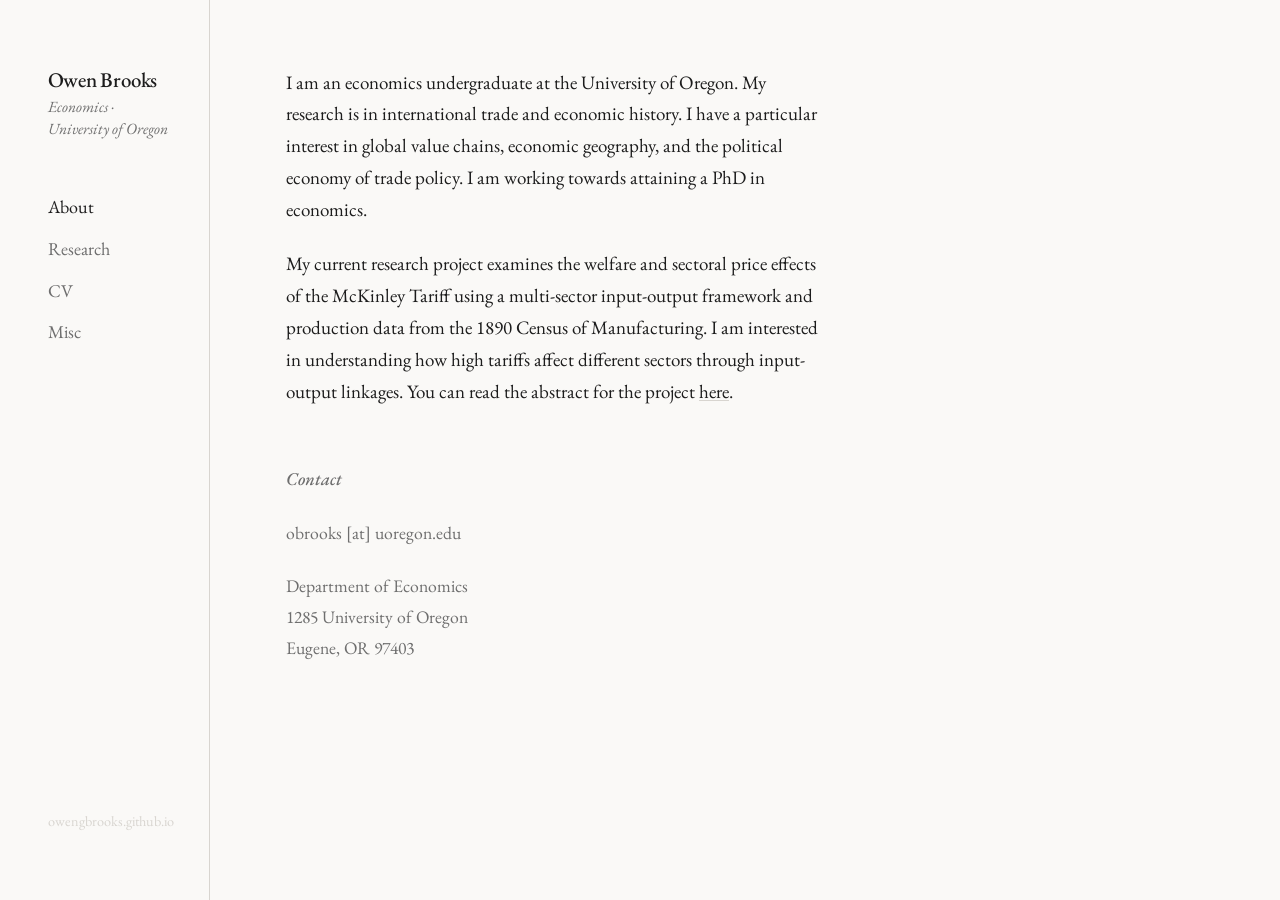
<file: index.html>
<!DOCTYPE html>
<html lang="en">
<head>
  <meta charset="UTF-8">
  <meta name="viewport" content="width=device-width, initial-scale=1.0">
  <meta name="description" content="Owen Brooks — Economics, University of Oregon">
  <title>Owen Brooks</title>
  <link rel="stylesheet" href="style.css">
</head>
<body>
<div class="page">

  <aside class="sidebar">
    <p class="sidebar-name">Owen Brooks</p>
    <p class="sidebar-affiliation">Economics &middot; University of Oregon</p>
    <nav>
      <a href="index.html" class="active">About</a>
      <a href="research.html">Research</a>
      <a href="cv.html">CV</a>
      <a href="misc.html">Misc</a>
    </nav>
    <p class="sidebar-footer">owengbrooks.github.io</p>
  </aside>

  <main class="content">

    <p>
      I am an economics undergraduate at the University of Oregon. My research
      is in international trade and economic history. I have a particular interest
      in global value chains, economic geography, and the political economy of
      trade policy. I am working towards attaining a PhD in economics.
    </p>

    <p>
      My current research project examines the welfare and sectoral price effects
      of the McKinley Tariff using a multi-sector input-output framework and
      production data from the 1890 Census of Manufacturing. I am interested in
      understanding how high tariffs affect different sectors through
      input-output linkages. You can read the abstract for the project
      <a href="research.html">here</a>.
    </p>

    <h2>Contact</h2>

    <div class="contact-block">
      <p>obrooks [at] uoregon.edu</p>
      <p>
        Department of Economics<br>
        1285 University of Oregon<br>
        Eugene, OR 97403
      </p>
    </div>

  </main>

</div>
</body>
</html>
</file>
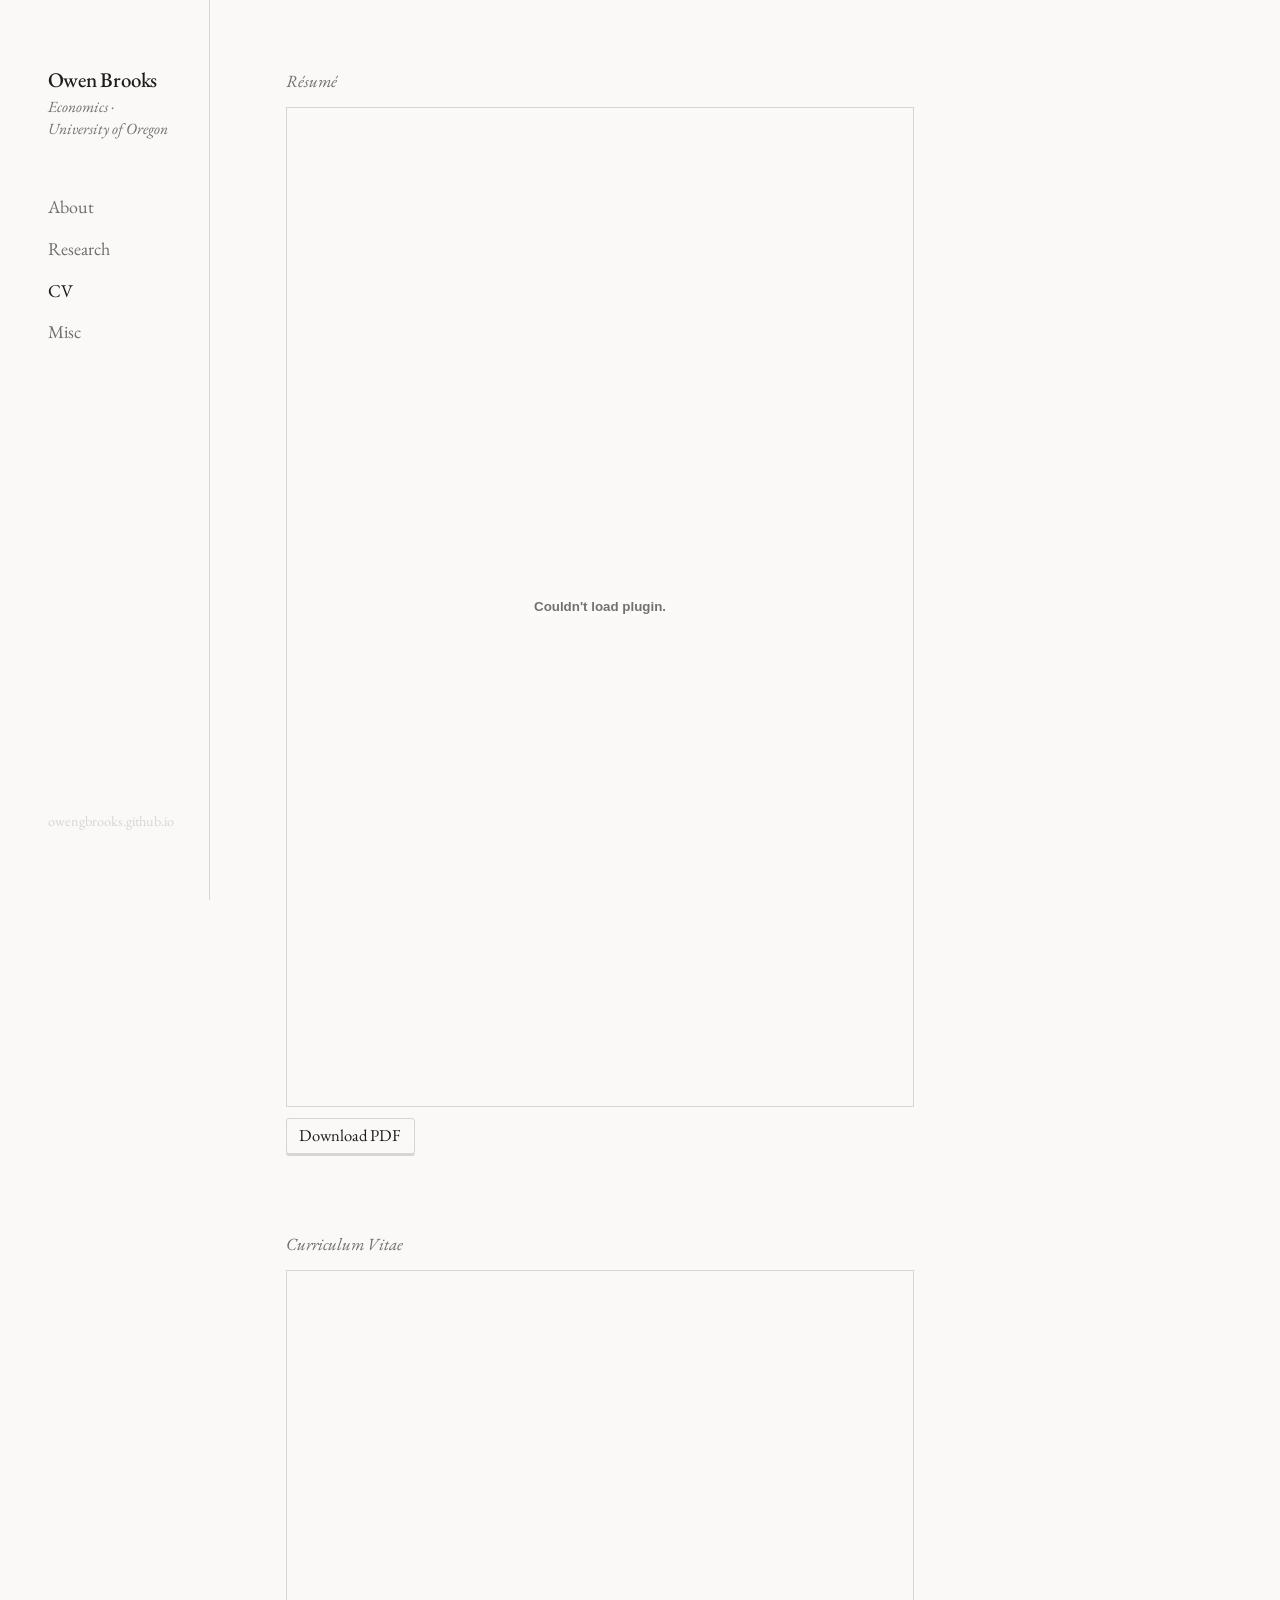
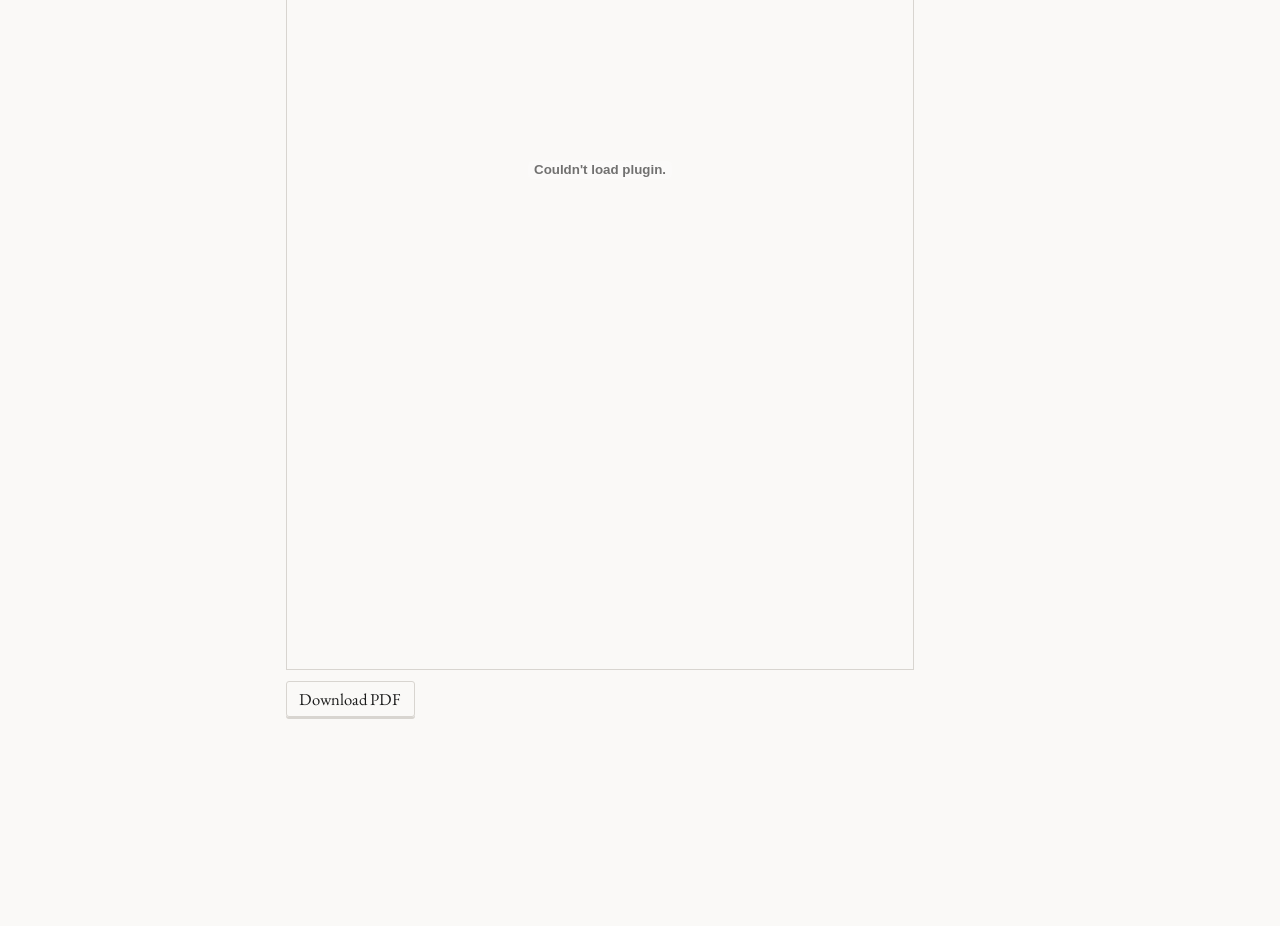
<file: cv.html>
<!DOCTYPE html>
<html lang="en">
<head>
  <meta charset="UTF-8">
  <meta name="viewport" content="width=device-width, initial-scale=1.0">
  <meta name="description" content="CV — Owen Brooks">
  <title>CV — Owen Brooks</title>
  <link rel="stylesheet" href="style.css">
</head>
<body>
<div class="page">

  <aside class="sidebar">
    <p class="sidebar-name">Owen Brooks</p>
    <p class="sidebar-affiliation">Economics &middot; University of Oregon</p>
    <nav>
      <a href="index.html">About</a>
      <a href="research.html">Research</a>
      <a href="cv.html" class="active">CV</a>
      <a href="misc.html">Misc</a>
    </nav>
    <p class="sidebar-footer">owengbrooks.github.io</p>
  </aside>

  <main class="content">

    <div class="pdf-block">
      <span class="pdf-block-label">R&eacute;sum&eacute;</span>
      <embed src="owenbrooks_resume.pdf" type="application/pdf">
      <a class="btn pdf-block-link" href="owenbrooks_resume.pdf">Download PDF</a>
    </div>

    <div class="pdf-block">
      <span class="pdf-block-label">Curriculum Vitae</span>
      <embed src="owenbrooks_CV.pdf" type="application/pdf">
      <a class="btn pdf-block-link" href="owenbrooks_CV.pdf">Download PDF</a>
    </div>

  </main>

</div>
</body>
</html>
</file>
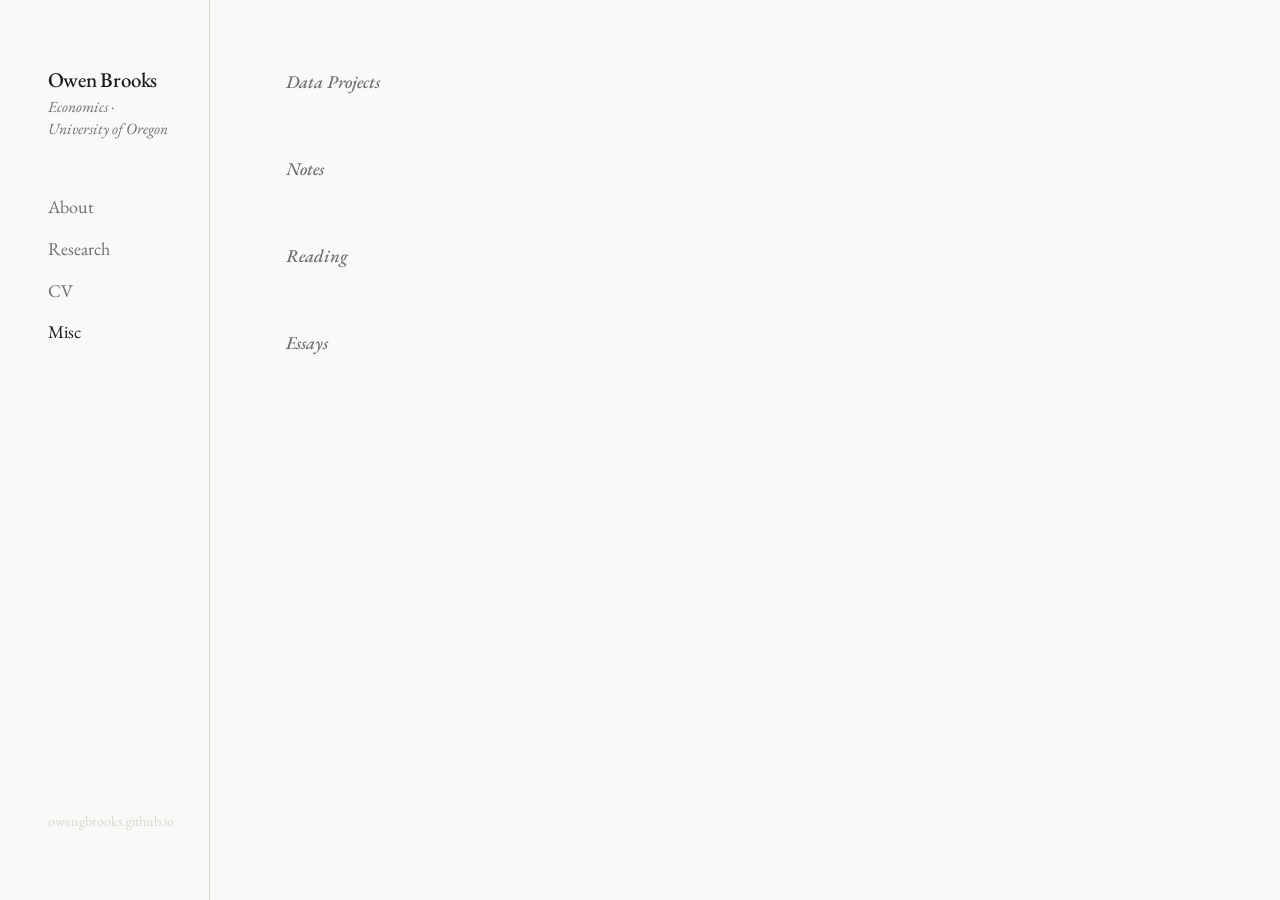
<file: misc.html>
<!DOCTYPE html>
<html lang="en">
<head>
  <meta charset="UTF-8">
  <meta name="viewport" content="width=device-width, initial-scale=1.0">
  <meta name="description" content="Misc — Owen Brooks">
  <title>Misc — Owen Brooks</title>
  <link rel="stylesheet" href="style.css">
</head>
<body>
<div class="page">

  <aside class="sidebar">
    <p class="sidebar-name">Owen Brooks</p>
    <p class="sidebar-affiliation">Economics &middot; University of Oregon</p>
    <nav>
      <a href="index.html">About</a>
      <a href="research.html">Research</a>
      <a href="cv.html">CV</a>
      <a href="misc.html" class="active">Misc</a>
    </nav>
    <p class="sidebar-footer">owengbrooks.github.io</p>
  </aside>

  <main class="content">

    <h2>Data Projects</h2>

    <h2>Notes</h2>

    <h2>Reading</h2>

    <h2>Essays</h2>

  </main>

</div>
</body>
</html>
</file>
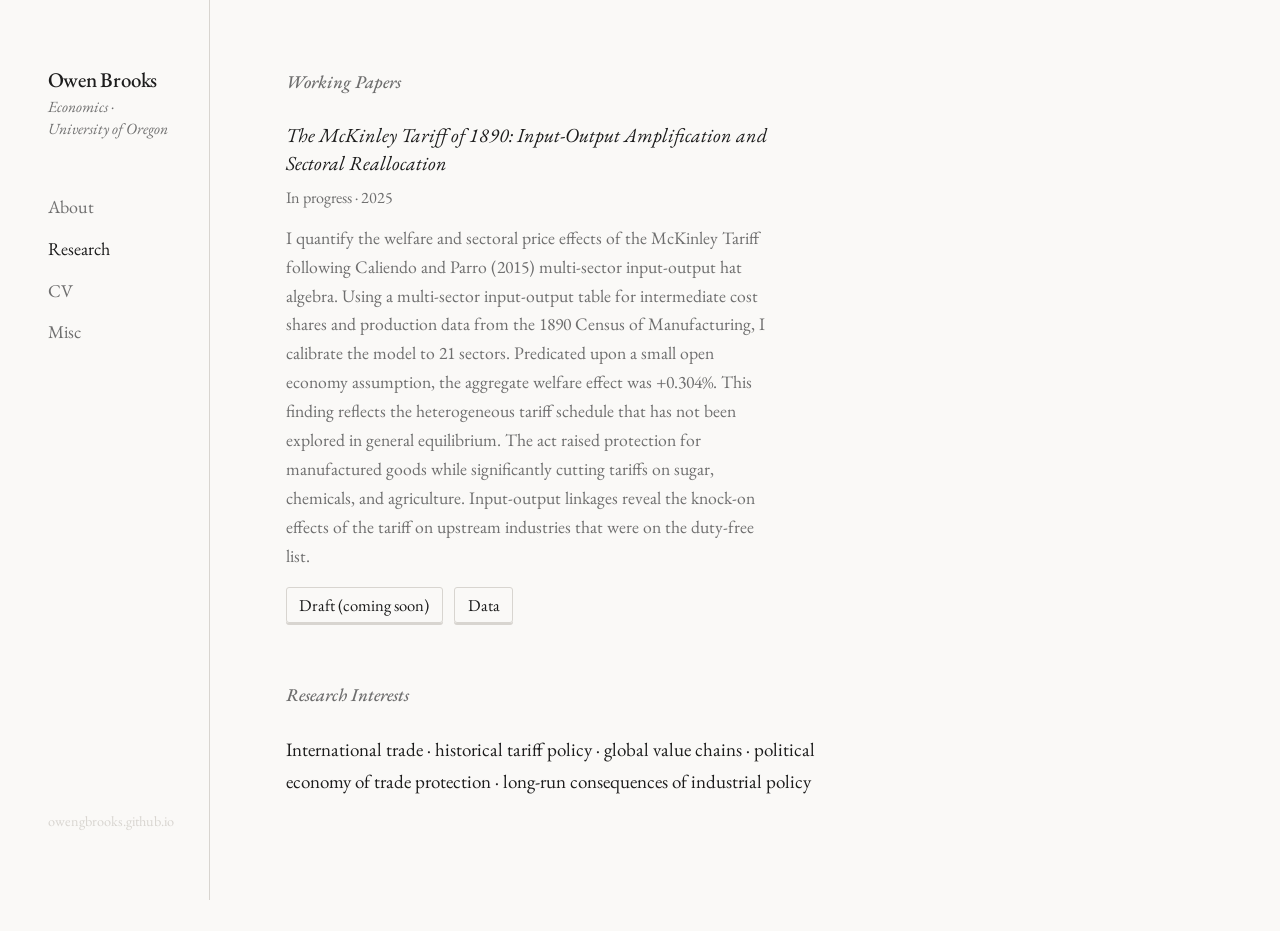
<file: research.html>
<!DOCTYPE html>
<html lang="en">
<head>
  <meta charset="UTF-8">
  <meta name="viewport" content="width=device-width, initial-scale=1.0">
  <meta name="description" content="Research — Owen Brooks">
  <title>Research — Owen Brooks</title>
  <link rel="stylesheet" href="style.css">
</head>
<body>
<div class="page">

  <aside class="sidebar">
    <p class="sidebar-name">Owen Brooks</p>
    <p class="sidebar-affiliation">Economics &middot; University of Oregon</p>
    <nav>
      <a href="index.html">About</a>
      <a href="research.html" class="active">Research</a>
      <a href="cv.html">CV</a>
      <a href="misc.html">Misc</a>
    </nav>
    <p class="sidebar-footer">owengbrooks.github.io</p>
  </aside>

  <main class="content">

    <h2>Working Papers</h2>

    <div class="paper">
      <span class="paper-title">
        The McKinley Tariff of 1890: Input-Output Amplification and
        Sectoral Reallocation
      </span>
      <p class="paper-meta">In progress &middot; 2025</p>
      <p class="paper-abstract">
        I quantify the welfare and sectoral price effects of the McKinley Tariff
        following Caliendo and Parro (2015) multi-sector input-output hat algebra.
        Using a multi-sector input-output table for intermediate cost shares and
        production data from the 1890 Census of Manufacturing, I calibrate the
        model to 21 sectors. Predicated upon a small open economy assumption, the
        aggregate welfare effect was +0.304%. This finding reflects the
        heterogeneous tariff schedule that has not been explored in general
        equilibrium. The act raised protection for manufactured goods while
        significantly cutting tariffs on sugar, chemicals, and agriculture.
        Input-output linkages reveal the knock-on effects of the tariff on
        upstream industries that were on the duty-free list.
      </p>
      <div class="paper-links">
        <a class="btn" href="#">Draft (coming soon)</a>
        <a class="btn" href="#">Data</a>
      </div>
    </div>

    <h2>Research Interests</h2>

    <p>
      International trade &middot; historical tariff policy &middot; global
      value chains &middot; political economy of trade protection &middot;
      long-run consequences of industrial policy
    </p>

  </main>

</div>
</body>
</html>
</file>
<file: style.css>
@import url('https://fonts.googleapis.com/css2?family=EB+Garamond:ital,wght@0,400;0,500;1,400;1,500&display=swap');

*, *::before, *::after {
  box-sizing: border-box;
  margin: 0;
  padding: 0;
}

:root {
  --bg:    #faf9f7;
  --text:  #1c1c1c;
  --muted: #6e6e6e;
  --rule:  #d8d5d0;
  --press: #eceae6;
}

html {
  font-size: 19px;
  -webkit-font-smoothing: antialiased;
  -moz-osx-font-smoothing: grayscale;
}

body {
  font-family: 'EB Garamond', Georgia, serif;
  background: var(--bg);
  color: var(--text);
  line-height: 1.68;
}

/* ── Page layout ─────────────────────────────────────── */

.page {
  display: flex;
  min-height: 100vh;
}

/* ── Sidebar ─────────────────────────────────────────── */

.sidebar {
  width: 210px;
  flex-shrink: 0;
  padding: 3.5rem 2rem 3.5rem 2.5rem;
  border-right: 1px solid var(--rule);
  position: sticky;
  top: 0;
  height: 100vh;
  overflow-y: auto;
  display: flex;
  flex-direction: column;
}

.sidebar-name {
  font-size: 1.1rem;
  font-weight: 500;
  letter-spacing: -0.01em;
  line-height: 1.25;
  margin-bottom: 0.2rem;
}

.sidebar-affiliation {
  font-size: 0.82rem;
  color: var(--muted);
  font-style: italic;
  line-height: 1.4;
  margin-bottom: 2.5rem;
}

nav {
  display: flex;
  flex-direction: column;
  gap: 0.1rem;
}

nav a {
  font-family: 'EB Garamond', Georgia, serif;
  font-size: 0.95rem;
  text-decoration: none;
  color: var(--muted);
  padding: 0.25rem 0.4rem;
  margin-left: -0.4rem;
  border-radius: 3px;
  display: inline-block;
  transition: color 0.1s;
  -webkit-tap-highlight-color: transparent;
}

nav a:hover {
  color: var(--text);
}

nav a.active {
  color: var(--text);
}

nav a:active {
  background: var(--press);
  color: var(--text);
  transform: translateY(1px);
}

/* ── Content ─────────────────────────────────────────── */

.content {
  flex: 1;
  padding: 3.5rem 4rem 7rem;
  max-width: 780px;
}

/* ── Typography ──────────────────────────────────────── */

h2 {
  font-size: 0.95rem;
  font-weight: 500;
  font-style: italic;
  color: var(--muted);
  margin-bottom: 1.25rem;
  margin-top: 3rem;
  text-transform: none;
  letter-spacing: 0;
}

h2:first-child {
  margin-top: 0;
}

p {
  max-width: 60ch;
  margin-bottom: 1.15rem;
}

p:last-child {
  margin-bottom: 0;
}

a {
  color: var(--text);
  text-decoration: underline;
  text-underline-offset: 2px;
  text-decoration-color: var(--rule);
  transition: text-decoration-color 0.1s;
  -webkit-tap-highlight-color: transparent;
}

a:hover {
  text-decoration-color: var(--text);
}

a:active {
  opacity: 0.65;
}

/* ── Tactile buttons ─────────────────────────────────── */

.btn {
  display: inline-block;
  font-family: 'EB Garamond', Georgia, serif;
  font-size: 0.875rem;
  text-decoration: none;
  color: var(--text);
  border: 1px solid var(--rule);
  padding: 0.2em 0.75em 0.15em;
  border-radius: 3px;
  box-shadow: 0 2px 0 var(--rule);
  transition: box-shadow 0.06s ease, transform 0.06s ease, background 0.1s;
  -webkit-tap-highlight-color: transparent;
  cursor: pointer;
}

.btn:hover {
  background: var(--press);
  text-decoration: none;
}

.btn:active {
  transform: translateY(2px);
  box-shadow: 0 0 0 var(--rule);
  background: var(--press);
  text-decoration: none;
}

/* ── Research entries ────────────────────────────────── */

.paper {
  margin-bottom: 2.75rem;
}

.paper-title {
  font-style: italic;
  font-size: 1.05rem;
  display: block;
  margin-bottom: 0.3rem;
  max-width: 52ch;
  line-height: 1.45;
}

.paper-meta {
  font-size: 0.85rem;
  color: var(--muted);
  margin-bottom: 0.65rem;
}

.paper-abstract {
  font-size: 0.93rem;
  color: var(--muted);
  max-width: 60ch;
  line-height: 1.64;
  margin-bottom: 0.85rem;
}

.paper-links {
  display: flex;
  gap: 0.6rem;
  flex-wrap: wrap;
}

/* ── PDF embeds ──────────────────────────────────────── */

.pdf-block {
  margin-bottom: 4rem;
}

.pdf-block-label {
  font-style: italic;
  font-size: 0.9rem;
  color: var(--muted);
  display: block;
  margin-bottom: 0.6rem;
}

.pdf-block embed {
  display: block;
  width: 100%;
  height: 1000px;
  border: 1px solid var(--rule);
}

.pdf-block-link {
  margin-top: 0.6rem;
  display: inline-block;
}

/* ── Misc sections ───────────────────────────────────── */

.misc-section {
  margin-bottom: 3rem;
}

.misc-entry {
  margin-bottom: 0.8rem;
}

.misc-entry-title {
  display: block;
}

.misc-entry-meta {
  font-size: 0.85rem;
  color: var(--muted);
}

/* ── Contact ─────────────────────────────────────────── */

.contact-block {
  font-size: 0.93rem;
  line-height: 1.75;
  color: var(--muted);
}

.contact-block a {
  color: var(--muted);
  text-decoration-color: var(--rule);
}

/* ── Footer ──────────────────────────────────────────── */

.sidebar-footer {
  margin-top: auto;
  font-size: 0.75rem;
  color: var(--rule);
  padding-top: 2rem;
}

/* ── Mobile ──────────────────────────────────────────── */

@media (max-width: 680px) {
  .page {
    flex-direction: column;
  }

  .sidebar {
    width: 100%;
    height: auto;
    position: static;
    padding: 2rem 1.5rem 1.25rem;
    border-right: none;
    border-bottom: 1px solid var(--rule);
  }

  .sidebar-name {
    font-size: 1.05rem;
    margin-bottom: 0.15rem;
  }

  .sidebar-affiliation {
    margin-bottom: 1.25rem;
  }

  nav {
    flex-direction: row;
    gap: 0;
    flex-wrap: wrap;
    margin-left: -0.4rem;
  }

  nav a {
    padding: 0.3rem 0.5rem;
  }

  .content {
    padding: 2.25rem 1.5rem 5rem;
    max-width: 100%;
  }

  .pdf-block embed {
    height: 75vh;
  }
}
</file>
